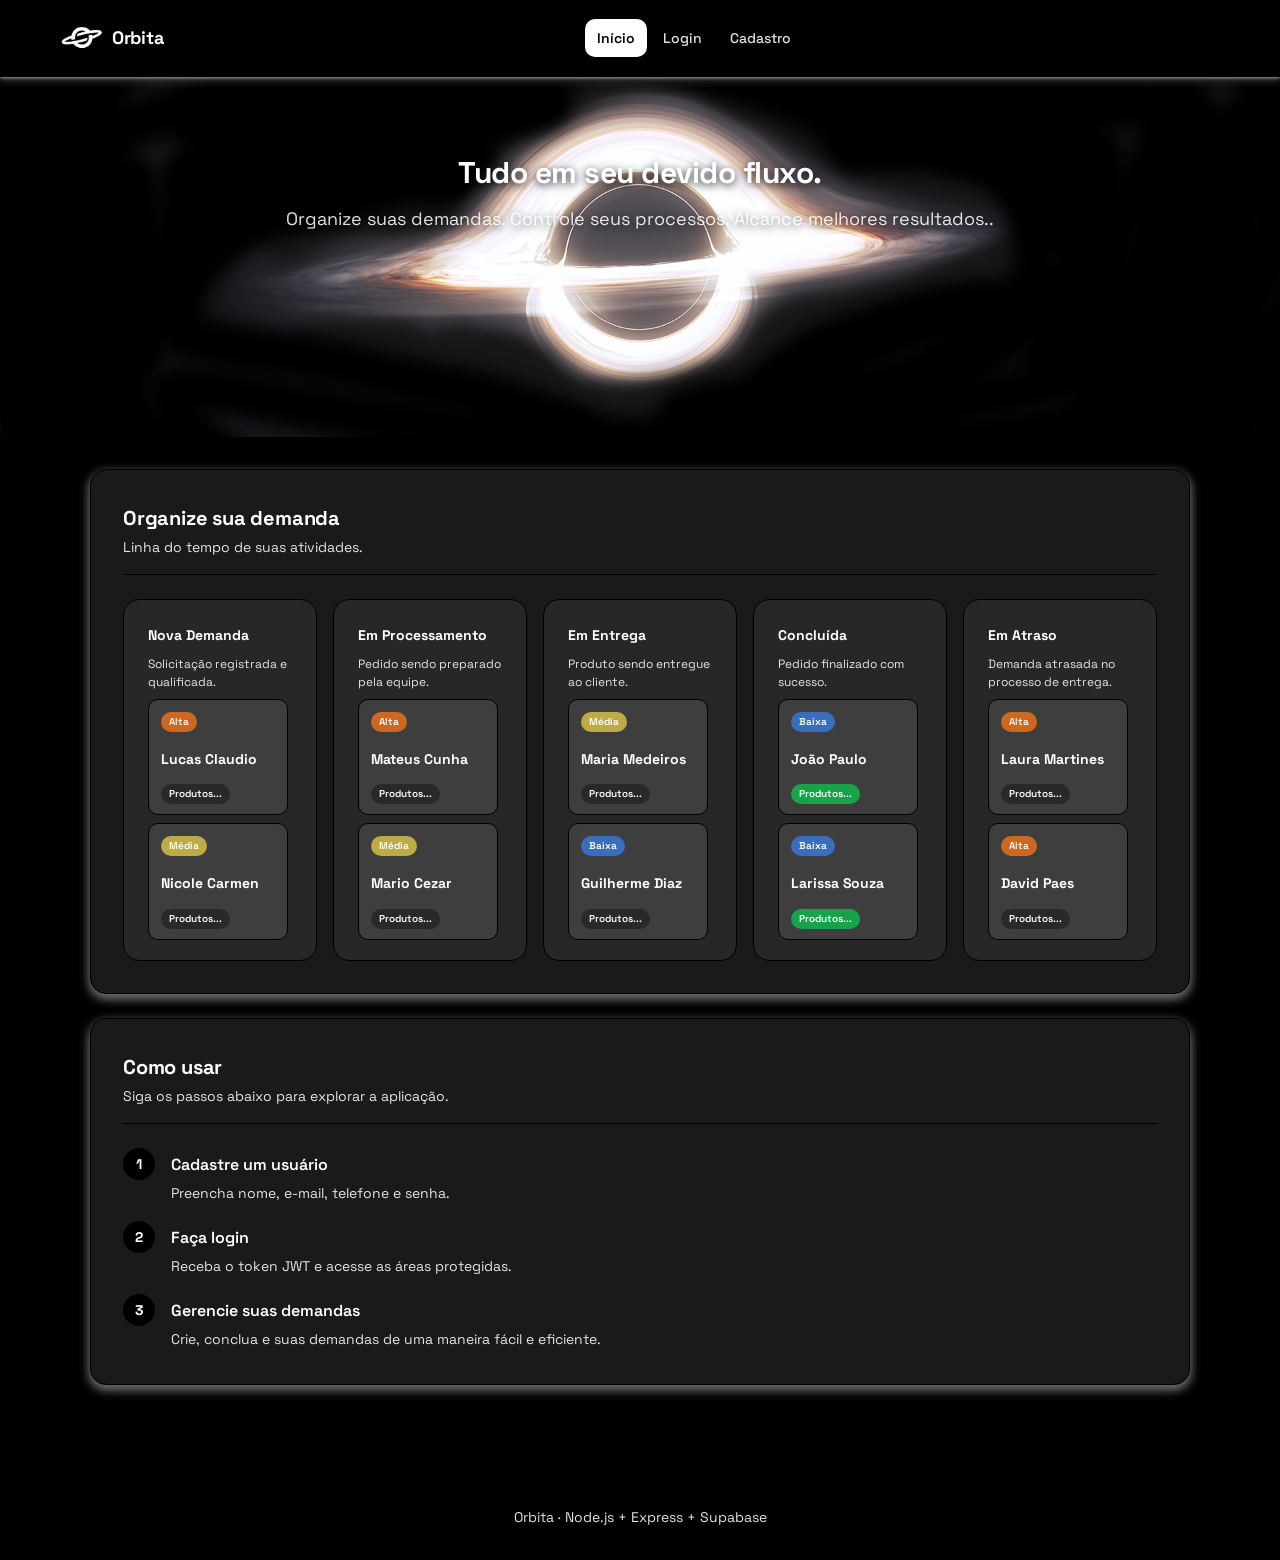
<file: index.html>
<!DOCTYPE html>
<html lang="pt-br">

<head>
    <meta charset="UTF-8">
    <meta name="viewport" content="width=device-width, initial-scale=1.0">
    <title>Orbita</title>

    <!-- ── ESTILOS ── -->
    <link rel="preconnect" href="https://fonts.googleapis.com">
    <link rel="preconnect" href="https://fonts.gstatic.com" crossorigin>
    <link href="https://fonts.googleapis.com/css2?family=Inter:wght@400;500;600;700;800&display=swap" rel="stylesheet">
    <link rel="stylesheet" href="css/index.css">
</head>
<header>
    <!-- ── NAVBAR ── -->
    <nav class="topbar">
        <div class="topbar-inner">
            <div class="topbar-branding">
                <img class="topbar-logo" src="img/logoPNG.png" alt="logo da órbita">
                <a class="topbar-brand" href="index.html">
                    <span class="brand-name">Orbita</span>
                </a>
            </div>
            <div class="topbar-nav">
                <a class="nav-link active" href="index.html">Início</a>
                <a class="nav-link " href="login.html">Login</a>
                <a class="nav-link" href="cadastro.html">Cadastro</a>
            </div>
            <div class="topbar-actions">
                <button id="topbar-logout" class="secondary small is-hidden" type="button">Sair</button>
            </div>
        </div>
    </nav>
</header>

<body>

    <!-- ── HERO ── -->
    <div class="page-hero">
        <h1>Tudo em seu devido fluxo.</h1>
        <p>Organize suas demandas. Controle seus processos. Alcance melhores resultados..</p>
    </div>

    <!-- ── CONTEÚDO ── -->
    <div class="container">

        <section class="card">
            <div class="card-header">
                <div>
                    <h2>Organize sua demanda</h2>
                    <p>Linha do tempo de suas atividades.</p>
                </div>
            </div>
            <div class="quick-links">
                <div class="quick-link-item">
                    <span class="ql-title">Nova Demanda</span>
                    <span class="ql-desc">Solicitação registrada e qualificada.</span>
                    <div class="kambam" data-kambam-id="kambam-1">
                        <div class="kambam-header">
                            <span class="prioridade alta">Alta</span>
                        </div>
                        <h3>Lucas Claudio</h3>
                        <span class="produtos">Produtos...</span>
                    </div>
                    <div class="kambam" data-kambam-id="kambam-2">
                        <div class="kambam-header">
                            <span class="prioridade media">Média</span>
                        </div>
                        <h3>Nicole Carmen</h3>
                        <span class="produtos">Produtos...</span>
                    </div>
                </div>
                <a class="quick-link-item">
                    <span class="ql-title">Em Processamento</span>
                    <span class="ql-desc">Pedido sendo preparado pela equipe.</span>
                    <div class="kambam" data-kambam-id="kambam-3">
                        <div class="kambam-header">
                            <span class="prioridade alta">Alta</span>
                        </div>
                        <h3>Mateus Cunha</h3>
                        <span class="produtos">Produtos...</span>
                    </div>
                    <div class="kambam" data-kambam-id="kambam-4">
                        <div class="kambam-header">
                            <span class="prioridade media">Média</span>
                        </div>
                        <h3>Mario Cezar</h3>
                        <span class="produtos">Produtos...</span>
                    </div>
                </a>
                <a class="quick-link-item">
                    <span class="ql-title">Em Entrega</span>
                    <span class="ql-desc">Produto sendo entregue ao cliente.</span>
                    <div class="kambam" data-kambam-id="kambam-5">
                        <div class="kambam-header">
                            <span class="prioridade media">Média</span>
                        </div>
                        <h3>Maria Medeiros</h3>
                        <span class="produtos">Produtos...</span>
                    </div>
                    <div class="kambam" data-kambam-id="kambam-6">
                        <div class="kambam-header">
                            <span class="prioridade baixa">Baixa</span>
                        </div>
                        <h3>Guilherme Diaz</h3>
                        <span class="produtos">Produtos...</span>
                    </div>
                </a>
                <a class="quick-link-item concluida">
                    <span class="ql-title concluida">Concluída</span>
                    <span class="ql-desc">Pedido finalizado com sucesso.</span>
                    <div class="kambam" data-kambam-id="kambam-7">
                        <div class="kambam-header">
                            <span class="prioridade baixa">Baixa</span>
                        </div>
                        <h3>João Paulo</h3>
                        <span class="produtos concluido">Produtos...</span>
                    </div>
                    <div class="kambam" data-kambam-id="kambam-8">
                        <div class="kambam-header">
                            <span class="prioridade baixa">Baixa</span>
                        </div>
                        <h3>Larissa Souza</h3>
                        <span class="produtos concluido">Produtos...</span>
                    </div>
                </a>
                <a class="quick-link-item">
                    <span class="ql-title">Em Atraso</span>
                    <span class="ql-desc">Demanda atrasada no processo de entrega.</span>
                    <div class="kambam" data-kambam-id="kambam-9">
                        <div class="kambam-header">
                            <span class="prioridade alta">Alta</span>
                        </div>
                        <h3>Laura Martines</h3>
                        <span class="produtos">Produtos...</span>
                    </div>
                    <div class="kambam" data-kambam-id="kambam-10">
                        <div class="kambam-header">
                            <span class="prioridade alta">Alta</span>
                        </div>
                        <h3>David Paes</h3>
                        <span class="produtos">Produtos...</span>
                    </div>
                </a>
            </div>
        </section>

        <section class="card">
            <div class="card-header">
                <div>
                    <h2>Como usar</h2>
                    <p>Siga os passos abaixo para explorar a aplicação.</p>
                </div>
            </div>
            <div class="steps">
                <div class="step">
                    <div class="step-number">1</div>
                    <div class="step-content">
                        <strong>Cadastre um usuário</strong>
                        <span>Preencha nome, e-mail, telefone e senha.</span>
                    </div>
                </div>
                <div class="step">
                    <div class="step-number">2</div>
                    <div class="step-content">
                        <strong>Faça login</strong>
                        <span>Receba o token JWT e acesse as áreas protegidas.</span>
                    </div>
                </div>
                <div class="step">
                    <div class="step-number">3</div>
                    <div class="step-content">
                        <strong>Gerencie suas demandas</strong>
                        <span>Crie, conclua e suas demandas de uma maneira fácil e eficiente.</span>
                    </div>
                </div>
            </div>
        </section>

    </div>

    <footer>Orbita · Node.js + Express + Supabase</footer>

    <!-- ── SCRIPTS ── -->
    <script src="js/api.js"></script>
    <script>
        document.addEventListener('DOMContentLoaded', () => {
            const kambamCards = document.querySelectorAll('.kambam');
            const columns = document.querySelectorAll('.quick-link-item');

            kambamCards.forEach((card) => {
                card.setAttribute('draggable', 'true');
                card.addEventListener('dragstart', (event) => {
                    event.dataTransfer.setData('text/plain', card.dataset.kambamId || '');
                    card.classList.add('dragging');
                });

                card.addEventListener('dragend', () => {
                    card.classList.remove('dragging');
                });
            });

            columns.forEach((column) => {
                column.addEventListener('dragover', (event) => {
                    event.preventDefault();
                    column.classList.add('drag-over');
                });

                column.addEventListener('dragleave', () => {
                    column.classList.remove('drag-over');
                });

                column.addEventListener('drop', (event) => {
                    event.preventDefault();
                    column.classList.remove('drag-over');

                    const id = event.dataTransfer.getData('text/plain');
                    const draggedCard = document.querySelector(`[data-kambam-id="${id}"]`);
                    if (draggedCard) {
                        column.appendChild(draggedCard);
                    }
                });
            });
        });
    </script>
</body>

</html>
</file>
<file: css/index.css>
/* ============================================================
   VARIÁVEIS DE DESIGN (tokens)
   ============================================================ */
@import url('https://fonts.googleapis.com/css2?family=Space+Grotesk:wght@300..700&display=swap');

:root {
    /* Cores primárias (cinza, azul, verde) */
    --color-primary:        #000000;
    --color-primary-dark:   #000000;
    --color-primary-light:  #ffffff;

    /* Cores de superfície */
    --color-bg:             #000000;
    --color-surface:        #000000;
    --color-surface-alt:    #000000;
    --color-border:         #000000;

    /* Cores de texto */
    --color-text:           rgb(255, 255, 255);
    --color-text-muted:     #ffffffe1;

    /* Feedback */
    --color-success:        #15803d;
    --color-success-bg:     #dcfce7;
    --color-error:          #dc2626;
    --color-error-bg:       #fee2e2;
    --color-warning:        #d97706;
    --color-warning-bg:     #fef3c7;

    /* Ações destrutivas / neutras */
    --color-danger:         #ef4444;
    --color-danger-dark:    #dc2626;
    --color-neutral:        #94a3b8;
    --color-neutral-dark:   #64748b;

    /* Espaçamento base */
    --space-1: 4px;
    --space-2: 8px;
    --space-3: 12px;
    --space-4: 16px;
    --space-5: 20px;
    --space-6: 24px;
    --space-8: 32px;
    --space-10: 40px;
    --space-12: 48px;

    /* Tipografia */
    --font-sans: 'Space Grotesk', system-ui, -apple-system, sans-serif;
    --font-size-xs:   0.75rem;
    --font-size-sm:   0.875rem;
    --font-size-base: 1rem;
    --font-size-lg:   1.125rem;
    --font-size-xl:   1.25rem;
    --font-size-2xl:  1.5rem;
    --font-size-3xl:  1.875rem;

    /* Sombras */
    --shadow-sm:  0 1px 3px rgb(155, 155, 155), 0 4px 8px rgb(50, 50, 50);
    --shadow-md:  0 4px 12px rgb(117, 117, 117), 0 4px 8px rgb(50, 50, 50);
    --shadow-lg:  0 10px 30px rgb(117, 117, 117), 0 4px 8px rgba(50, 50, 50);

    /* Bordas */
    --radius-sm:  6px;
    --radius-md:  10px;
    --radius-lg:  16px;
    --radius-xl:  24px;
    --radius-full: 9999px;

    /* Transições */
    --transition: 0.18s ease;
}

/* ============================================================
   RESET & BASE
   ============================================================ */
*, *::before, *::after {
    box-sizing: border-box;
    margin: 0;
    padding: 0;
}

html { scroll-behavior: smooth; }

body {
    font-family: var(--font-sans);
    font-size: var(--font-size-base);
    background: var(--color-bg);
    color: var(--color-text);
    min-height: 100vh;
    line-height: 1.6;
    -webkit-font-smoothing: antialiased;
}

/* ============================================================
   TOPBAR / NAVBAR
   ============================================================ */
.topbar {
    background: var(--color-surface);
    border-bottom: 1px solid var(--color-border);
    box-shadow: var(--shadow-sm);
    position: sticky;
    top: 0;
    z-index: 100;
}

.topbar-inner {
    width: min(1200px, 96%);
    margin: 0 auto;
    display: flex;
    align-items: center;
    justify-content: space-between;
    padding: var(--space-3) var(--space-4);
    gap: var(--space-2);
}

.topbar-branding {
    display: flex;
    align-items: center;
    gap: var(--space-1);
    flex-shrink: 0;
}

.topbar-brand {
    display: flex;
    align-items: center;
    text-decoration: none;
    color: var(--color-text);
}

.topbar-logo {
    width: 52px;
    height: 52px;
    object-fit: contain;
    flex-shrink: 0;
    display: block;
}

.topbar-brand .brand-icon {
    width: 36px;
    height: 36px;
    background: var(--color-primary);
    border-radius: var(--radius-md);
    display: flex;
    align-items: center;
    justify-content: center;
    color: white;
    font-size: 18px;
    flex-shrink: 0;
}

.topbar-brand .brand-name {
    font-size: var(--font-size-lg);
    font-weight: 700;
    color: var(--color-text);
    letter-spacing: -0.3px;
}

.topbar-brand .brand-name span {
    color: var(--color-primary);
}

.brand-icon img {
    width: 20px;
    height: 20px;
    object-fit: contain;
}

.topbar-nav {
    display: flex;
    align-items: center;
    gap: var(--space-1);
    flex-wrap: wrap;
}

.topbar-actions {
    display: flex;
    align-items: center;
    gap: var(--space-2);
}

.nav-link {
    display: inline-flex;
    align-items: center;
    gap: var(--space-1);
    padding: var(--space-2) var(--space-3);
    border-radius: var(--radius-md);
    text-decoration: none;
    font-size: var(--font-size-sm);
    font-weight: 500;
    color: var(--color-text-muted);
    transition: color var(--transition), background var(--transition);
}

.nav-link:hover {
    color: var(--color-primary);
    background: var(--color-primary-light);
}

.nav-link.active {
    color: var(--color-primary);
    background: var(--color-primary-light);
    font-weight: 600;
}

/* ============================================================
   PAGE HERO (substitui o <header> antigo)
   ============================================================ */
.page-hero {
    background: transparent url("../img/buracoNegroBaner.jpg") center/cover no-repeat;
    color: white;
    min-height: 360px;
    padding: calc(var(--space-12) * 1.5) var(--space-4);
    text-align: center;
}

.page-hero h1 {
    font-size: var(--font-size-3xl);
    font-weight: 800;
    letter-spacing: -0.5px;
    margin-bottom: var(--space-2);
    text-shadow: 0 2px 8px rgba(0, 0, 0, 0.85);
}

.page-hero p {
    font-size: var(--font-size-lg);
    opacity: 0.88;
    text-shadow: 0 2px 8px rgba(0, 0, 0, 0.75);
}

/* ============================================================
   LAYOUT
   ============================================================ */
.container {
    width: min(1100px, 96%);
    margin: 0 auto;
    padding: var(--space-8) 0 var(--space-12);
}

/* página centrada (login / cadastro) */
.container.center {
    max-width: 480px;
}

/* ============================================================
   CARD
   ============================================================ */
.card {
    background: rgb(26, 26, 26);
    border: 1px solid var(--color-border);
    border-radius: var(--radius-lg);
    padding: var(--space-8);
    margin-bottom: var(--space-6);
    box-shadow: var(--shadow-md);
}

.card-header {
    display: flex;
    align-items: center;
    gap: var(--space-3);
    margin-bottom: var(--space-6);
    padding-bottom: var(--space-4);
    border-bottom: 1px solid var(--color-border);
}

.card-header .card-icon {
    width: 40px;
    height: 40px;
    background: var(--color-primary-light);
    border-radius: var(--radius-md);
    display: flex;
    align-items: center;
    justify-content: center;
    font-size: 20px;
    flex-shrink: 0;
}

.card-icon img {
    width: 20px;
    height: 20px;
    object-fit: contain;
}

.card-header h2 {
    font-size: var(--font-size-xl);
    font-weight: 700;
    color: var(--color-text);
    letter-spacing: -0.2px;
}

.card-header p {
    font-size: var(--font-size-sm);
    color: var(--color-text-muted);
    margin-top: 2px;
}

/* card de instrução sutil */
.card.info-card {
    background: var(--color-primary-light);
    border-color: #c7d2fe;
    box-shadow: none;
    padding: var(--space-5) var(--space-6);
}

.card.info-card p {
    color: #3730a3;
    font-size: var(--font-size-sm);
    line-height: 1.6;
}

.kambam {
    display: flex;
    flex-direction: column;
    align-items: flex-start;
    gap: var(--space-2);
    width: 140px;
    background: rgb(62, 62, 62);
    border: 1px solid #000;
    border-radius: 10px;
    padding: 12px 12px 10px;
    font-family: var(--font-sans), system-ui, -apple-system, sans-serif;
    transition: .3s;
}

.kambam:hover {
    transform: translateY(-3px);
}

.kambam {
    cursor: grab;
}

.kambam:active {
    cursor: grabbing;
}

.kambam-header {
    display: flex;
    justify-content: flex-end;
    margin-bottom: 8px;
}

.quick-link-item.drag-over {
    outline: 2px dashed rgba(59, 130, 246, 0.85);
}

.prioridade {
    font-size: 10px;
    font-weight: 600;
    color: #ffffff;
    padding: 2px 8px;
    border-radius: 20px;
}

.prioridade.alta {
    background: #f97416c5; /* Laranja */
}

.prioridade.media {
    background: #fddf47ad; /* Amarelo */
    color: #ffffff;
}

.prioridade.baixa {
    background: #3b83f6b0; /* Azul */
}

.produtos {
    font-size: 10px;
    font-weight: 600;
    color: #ffffff;
    background: #292929;
    padding: 2px 8px;
    border-radius: 20px;
}

.quick-link-item.concluida .produtos {
    background: #16a34a;
    color: #ffffff;
}

.quick-link-item.concluida .produtos.concluido {
    background: #16a34a;
}

.kanban-column[data-status="concluida"] .produtos {
    background: #16a34a;
    color: #ffffff;
}

.kanban-column[data-status="concluida"] .produtos.concluido {
    background: #16a34a;
}

.kambam h3 {
    margin: 0 0 6px;
    font-size: 14px;
    color: #ffffff;
}

.kambam p {
    margin: 0;
    font-size: 11px;
    color: #ffffff;
    line-height: 1.4;
}

.kambam-footer {
    margin-top: 8px;
    padding-top: 8px;
    border-top: 1px solid #ddd;
    font-size: 10px;
    color: #666;
}

/* ============================================================
   FORMULÁRIOS
   ============================================================ */
.form-field {
    margin-bottom: var(--space-5);
}

.form-field label {
    display: block;
    margin-bottom: var(--space-2);
    font-size: var(--font-size-sm);
    font-weight: 600;
    color: var(--color-text);
}

.form-field input {
    width: 100%;
    padding: 10px var(--space-4);
    border: 1.5px solid var(--color-border);
    border-radius: var(--radius-md);
    background: var(--color-surface-alt);
    font-size: var(--font-size-base);
    color: var(--color-text);
    transition: border-color var(--transition), box-shadow var(--transition);
    outline: none;
}

.form-field input:focus {
    border-color: var(--color-primary);
    box-shadow: 0 0 0 3px rgba(99, 102, 241, 0.15);
    background: white;
}

.form-field input::placeholder {
    color: var(--color-neutral);
}

/* ============================================================
   CLASSES SIMPLES DE APOIO (LEGIBILIDADE)
   ============================================================ */
.app-page {
    padding-top: var(--space-8);
    padding-bottom: var(--space-12);
}

.app-card {
    margin-bottom: var(--space-6);
    box-shadow: var(--shadow-md);
}

.app-profile-head {
    display: flex;
    flex-direction: column;
    align-items: center;
    gap: var(--space-6);
}

.app-overline {
    text-transform: uppercase;
    color: var(--color-primary);
    font-size: var(--font-size-xs);
    font-weight: 700;
    margin-bottom: var(--space-2);
}

.app-title {
    font-size: var(--font-size-2xl);
    margin-bottom: var(--space-2);
}

.app-subtitle {
    font-size: var(--font-size-xl);
    margin-bottom: 2px;
}

.app-muted {
    color: var(--color-text-muted);
    margin-bottom: 0;
}

.app-actions {
    display: flex;
    flex-wrap: wrap;
    gap: var(--space-2);
    margin-top: var(--space-4);
}

.app-header {
    padding-bottom: var(--space-3);
    margin-bottom: var(--space-2);
}

/* ============================================================
   BOTÕES
   ============================================================ */
button,
button[type="submit"],
a.button {
    display: inline-flex;
    align-items: center;
    justify-content: center;
    gap: var(--space-2);
    padding: 10px var(--space-5);
    border: none;
    border-radius: var(--radius-md);
    font-family: var(--font-sans);
    font-size: var(--font-size-sm);
    font-weight: 600;
    cursor: pointer;
    text-decoration: none;
    transition: background var(--transition), transform var(--transition), box-shadow var(--transition);
    line-height: 1;
    white-space: nowrap;

    /* padrão: primário */
    background: var(--color-primary);
    color: white;
}

button:hover,
button[type="submit"]:hover,
a.button:hover {
    background: var(--color-primary-dark);
    box-shadow: 0 4px 12px rgba(99,102,241,0.3);
    transform: translateY(-1px);
}

button:active,
button[type="submit"]:active,
a.button:active {
    transform: translateY(0);
}

button.full-width {
    width: 100%;
    padding: 12px var(--space-5);
    font-size: var(--font-size-base);
}

button.secondary,
a.button.secondary {
    background: transparent;
    color: var(--color-text-muted);
    border: 1.5px solid var(--color-border);
    box-shadow: none;
}

button.secondary:hover,
a.button.secondary:hover {
    background: var(--color-surface-alt);
    color: var(--color-text);
    border-color: var(--color-neutral);
    box-shadow: none;
}

button.danger {
    background: var(--color-danger);
    color: white;
}

button.danger:hover {
    background: var(--color-danger-dark);
    box-shadow: 0 4px 12px rgba(239,68,68,0.3);
}

button.small {
    padding: 6px 10px;
    font-size: var(--font-size-xs);
    border-radius: var(--radius-sm);
}

/* ============================================================
   HERO DA PÁGINA INICIAL — grid de acesso rápido
   ============================================================ */
.quick-links {
    display: grid;
    grid-template-columns: repeat(auto-fit, minmax(160px, 1fr));
    gap: var(--space-4);
    margin-top: var(--space-2);
}

.quick-link-item {
    display: flex;
    flex-direction: column;
    align-items: flex-start;
    gap: var(--space-2);
    padding: var(--space-6);
    padding-bottom: 20px;
    border-radius: var(--radius-lg);
    background-color: #272727;
    border: 1.5px solid var(--color-border);
    text-decoration: none;
    color: var(--color-text);
    transition: border-color var(--transition), box-shadow var(--transition), transform var(--transition);
}

.quick-link-item:hover {
    border-color: var(--color-primary);
    box-shadow: var(--shadow-md);
    transform: translateY(-2px);
}

.quick-link-item .ql-icon {
    display: inline-flex;
    align-items: center;
    justify-content: center;
}

.quick-link-item .ql-icon img {
    width: 24px;
    height: 24px;
    object-fit: contain;
}

.quick-link-item .ql-title {
    font-size: var(--font-size-sm);
    font-weight: 700;
}

.quick-link-item .ql-desc {
    font-size: var(--font-size-xs);
    color: var(--color-text-muted);
    line-height: 1.5;
}

/* passos de uso */
.steps {
    display: flex;
    flex-direction: column;
    gap: var(--space-4);
}

.step {
    display: flex;
    align-items: flex-start;
    gap: var(--space-4);
}

.step-number {
    width: 32px;
    height: 32px;
    background: var(--color-primary);
    color: white;
    border-radius: var(--radius-full);
    display: flex;
    align-items: center;
    justify-content: center;
    font-weight: 700;
    font-size: var(--font-size-sm);
    flex-shrink: 0;
}

.step-content {
    padding-top: 4px;
}

.step-content strong {
    display: block;
    font-weight: 600;
    margin-bottom: 2px;
}

.step-content span {
    font-size: var(--font-size-sm);
    color: var(--color-text-muted);
}

/* ============================================================
   PERFIL — info
   ============================================================ */
.perfil-grid {
    display: grid;
    grid-template-columns: repeat(auto-fit, minmax(200px, 1fr));
    gap: var(--space-4);
    margin-bottom: var(--space-5);
}

.perfil-item {
    background: var(--color-surface-alt);
    border: 1px solid var(--color-border);
    border-radius: var(--radius-md);
    padding: var(--space-4);
}

.perfil-item .pi-label {
    font-size: var(--font-size-xs);
    font-weight: 600;
    color: var(--color-text-muted);
    text-transform: uppercase;
    letter-spacing: 0.5px;
    margin-bottom: 4px;
}

.perfil-item .pi-value {
    font-size: var(--font-size-base);
    font-weight: 600;
    color: var(--color-text);
}

/* ============================================================
   TAREFAS — cards em grid
   ============================================================ */
.tarefas-grid {
    display: grid;
    grid-template-columns: repeat(auto-fill, minmax(280px, 1fr));
    gap: var(--space-4);
    margin-top: var(--space-4);
}

.tarefa-card {
    background: var(--color-surface);
    border: 1.5px solid var(--color-border);
    border-radius: var(--radius-lg);
    padding: var(--space-5);
    display: flex;
    flex-direction: column;
    gap: var(--space-3);
    transition: border-color var(--transition), box-shadow var(--transition);
}

.tarefa-card:hover {
    border-color: var(--color-primary);
    box-shadow: var(--shadow-md);
}

.tarefa-card.done {
    background: #f0fdf4;
    border-color: #bbf7d0;
}

.tarefa-card-title {
    font-size: var(--font-size-base);
    font-weight: 600;
    color: var(--color-text);
    word-break: break-word;
}

.tarefa-card-desc {
    font-size: var(--font-size-sm);
    color: var(--color-text-muted);
    margin-top: 2px;
    word-break: break-word;
}

.tarefa-card.done .tarefa-card-title {
    text-decoration: line-through;
    color: var(--color-text-muted);
}

.tarefa-card-actions {
    display: flex;
    gap: var(--space-2);
    margin-top: auto;
    flex-wrap: wrap;
}

/* Badge de status nos cards */
.badge {
    display: inline-flex;
    align-items: center;
    gap: 5px;
    padding: 3px 10px;
    border-radius: var(--radius-full);
    font-size: var(--font-size-xs);
    font-weight: 700;
}

.badge.done {
    background: #dcfce7;
    color: #166534;
}

.badge.pending {
    background: #fef3c7;
    color: #92400e;
}

/* ============================================================
   TABELA (alternativa) — mantida para compatibilidade
   ============================================================ */
.table-wrapper {
    overflow-x: auto;
    border-radius: var(--radius-md);
    border: 1px solid var(--color-border);
    margin-top: var(--space-4);
}

.table-actions {
    display: flex;
    gap: var(--space-2);
    flex-wrap: wrap;
}

table {
    width: 100%;
    border-collapse: collapse;
}

table th,
table td {
    padding: 12px var(--space-4);
    text-align: left;
    font-size: var(--font-size-sm);
    border-bottom: 1px solid var(--color-border);
}

table th {
    background: var(--color-surface-alt);
    font-weight: 600;
    color: var(--color-text-muted);
    text-transform: uppercase;
    font-size: var(--font-size-xs);
    letter-spacing: 0.5px;
}

table tbody tr:last-child td { border-bottom: none; }
table tbody tr:hover { background: #fafafa; }

/* Status na tabela (compatibilidade com js existente) */
.status {
    display: inline-flex;
    align-items: center;
}

.status.done  { color: var(--color-success); font-weight: 600; }
.status.pending { color: var(--color-warning); font-weight: 600; }

/* ============================================================
   ALERTAS
   ============================================================ */
.alert {
    display: flex;
    align-items: flex-start;
    gap: var(--space-3);
    padding: var(--space-4) var(--space-5);
    border-radius: var(--radius-md);
    margin: var(--space-4) 0;
    font-size: var(--font-size-sm);
    font-weight: 500;
    line-height: 1.5;
}

.alert.success {
    background: var(--color-success-bg);
    color: var(--color-success);
    border-left: 4px solid var(--color-success);
}

.alert.error {
    background: var(--color-error-bg);
    color: var(--color-error);
    border-left: 4px solid var(--color-error);
}

/* ============================================================
   LINKS AUXILIARES
   ============================================================ */
.links {
    display: flex;
    gap: var(--space-3);
    flex-wrap: wrap;
    margin-top: var(--space-5);
    align-items: center;
}

.links a {
    font-size: var(--font-size-sm);
    font-weight: 500;
    color: var(--color-primary);
    text-decoration: none;
    padding: 2px 0;
    border-bottom: 1.5px solid transparent;
    transition: border-color var(--transition);
}

.links a:hover {
    border-color: var(--color-primary);
}

/* separador nos links */
.links .sep {
    color: var(--color-neutral);
    user-select: none;
}

/* ============================================================
   FORMULÁRIO EM LINHA (adicionar tarefa)
   ============================================================ */
.form-inline {
    display: flex;
    gap: var(--space-3);
    align-items: flex-end;
}

.form-inline .form-field {
    flex: 1;
    margin-bottom: 0;
}

/* ============================================================
   VAZIO (quando não há tarefas)
   ============================================================ */
.empty-state {
    text-align: center;
    padding: var(--space-12) var(--space-4);
    color: var(--color-text-muted);
}

.empty-state .es-icon {
    display: inline-flex;
    align-items: center;
    justify-content: center;
    margin-bottom: var(--space-4);
    opacity: 0.5;
}

.empty-state .es-icon img {
    width: 48px;
    height: 48px;
    object-fit: contain;
}

.empty-state p {
    font-size: var(--font-size-base);
    font-weight: 500;
}

.view-switch {
    display: inline-flex;
    gap: var(--space-2);
    margin: var(--space-2) 0 var(--space-5);
}

.view-switch-simple {
    display: flex;
    gap: var(--space-2);
    margin-bottom: var(--space-4);
    flex-wrap: wrap;
}

.view-switch-simple button {
    border: 1px solid #000;
    background: #000;
    color: #fff;
}

.view-switch-simple button.active {
    background: #000;
    color: #fff;
    border-color: #000;
}

.task-form-simple {
    display: grid;
    grid-template-columns: 1fr 220px auto;
    gap: var(--space-3);
    align-items: end;
    margin-bottom: var(--space-4);
}

.task-form-simple select {
    width: 100%;
    padding: 10px var(--space-3);
    border: 1px solid var(--color-border);
    border-radius: var(--radius-md);
    font-size: var(--font-size-base);
    background: #fff;
}

.task-form-modal textarea,
.task-form-modal select,
.task-form-modal input {
    width: 100%;
    padding: 10px var(--space-3);
    border: 1px solid var(--color-border);
    border-radius: var(--radius-md);
    font-family: var(--font-sans);
    font-size: var(--font-size-base);
}

.status-pill {
    display: inline-flex;
    align-items: center;
    padding: 4px 10px;
    border-radius: 999px;
    font-size: var(--font-size-xs);
    font-weight: 700;
}

.status-pill.novo {
    background: #e5e7eb;
    color: #374151;
}

.status-pill.andamento {
    background: #dbeafe;
    color: #1d4ed8;
}

.status-pill.concluida {
    background: #dcfce7;
    color: #166534;
}

.kanban-board {
    display: grid;
    grid-template-columns: repeat(3, minmax(0, 1fr));
    gap: var(--space-4);
}

.kanban-column h3 {
    font-size: var(--font-size-base);
    margin-bottom: var(--space-3);
}

.kanban-list {
    min-height: 260px;
    display: flex;
    flex-direction: column;
    gap: var(--space-3);
}

.kanban-card,
.tarefa-card {
    cursor: grab;
}

.kanban-card:active,
.tarefa-card:active {
    cursor: grabbing;
}

.view-switch button.active {
    background: var(--color-primary);
    color: white;
    border-color: var(--color-primary);
}

.token-box {
    margin-top: var(--space-2);
    white-space: pre-wrap;
    word-break: break-word;
}

.is-hidden {
    display: none !important;
}

/* ============================================================
   BOOTSTRAP OVERRIDES E NOVOS COMPONENTES
   ============================================================ */
.page-hero {
    background: transparent url("../img/buracoNegroBaner.jpg") center/cover no-repeat;
    min-height: 360px;
    padding: calc(var(--space-12) * 1.5) var(--space-4);
    position: relative;
    overflow: hidden;
}

.page-hero .container {
    position: relative;
    z-index: 1;
}

.profile-avatar,
.profile-avatar-lg {
    width: 112px;
    height: 112px;
    border-radius: 50%;
    object-fit: cover;
    border: 4px solid rgba(255, 255, 255, 0.85);
    box-shadow: var(--shadow-md);
    background: var(--color-surface);
}

.profile-avatar-lg {
    width: 144px;
    height: 144px;
}

.profile-avatar-wrap {
    flex: 0 0 auto;
}

.task-card {
    border: 1px solid rgba(15, 23, 42, 0.08);
    border-radius: var(--radius-lg);
}

.task-card.done {
    border-color: rgba(34, 197, 94, 0.35);
    background: linear-gradient(180deg, rgba(34, 197, 94, 0.08), rgba(255, 255, 255, 1));
}

.task-title.done {
    text-decoration: line-through;
    color: var(--color-text-muted);
}

.kanban-column {
    background: var(--color-surface);
    border: 1px solid var(--color-border);
    border-radius: var(--radius-lg);
    padding: var(--space-4);
    box-shadow: var(--shadow-sm);
}

.kanban-list {
    min-height: 240px;
}

.kanban-card {
    background: var(--color-surface-alt);
    border: 1px solid var(--color-border);
    border-left: 4px solid var(--color-primary);
    border-radius: var(--radius-md);
    padding: var(--space-4);
    box-shadow: var(--shadow-sm);
}

.kanban-card.done {
    border-left-color: var(--color-success);
}

.kanban-card .task-title {
    color: var(--color-text);
}

.btn-group.view-switch .btn {
    min-width: 120px;
}

.btn-group.view-switch .btn.active {
    box-shadow: var(--shadow-sm);
}

.table-responsive {
    border: 1px solid var(--color-border);
    border-radius: var(--radius-lg);
    overflow: hidden;
}

.token-box {
    background: #0f172a;
    color: #e2e8f0;
    border-radius: var(--radius-md);
    padding: var(--space-4);
    min-height: 72px;
    margin: 0;
}

.modal-content {
    border-radius: var(--radius-lg);
}

.modal-header,
.modal-footer {
    border-color: var(--color-border);
}

.form-label {
    font-weight: 600;
}

.form-control,
.form-select {
    border-radius: var(--radius-md);
    border-color: var(--color-border);
}

.form-control:focus,
.form-select:focus {
    border-color: var(--color-primary);
    box-shadow: 0 0 0 0.25rem rgba(99, 102, 241, 0.15);
}

/* ============================================================
   FOOTER
   ============================================================ */
footer {
    text-align: center;
    color: var(--color-text-muted);
    font-size: var(--font-size-sm);
    padding: var(--space-8) var(--space-4);
    border-top: 1px solid var(--color-border);
    margin-top: var(--space-4);
}

/* ============================================================
   RESPONSIVIDADE
   ============================================================ */
@media (max-width: 600px) {
    .topbar-nav {
        gap: 0;
    }
    .page-hero h1 { font-size: var(--font-size-2xl); }
    .card { padding: var(--space-5); }
    .form-inline { flex-direction: column; align-items: stretch; }
    .tarefas-grid { grid-template-columns: 1fr; }
    .task-form-simple { grid-template-columns: 1fr; }
    .kanban-board { grid-template-columns: 1fr; }
}

@media (min-width: 992px) {
    .app-profile-head {
        flex-direction: row;
        align-items: center;
    }
}
</file>
